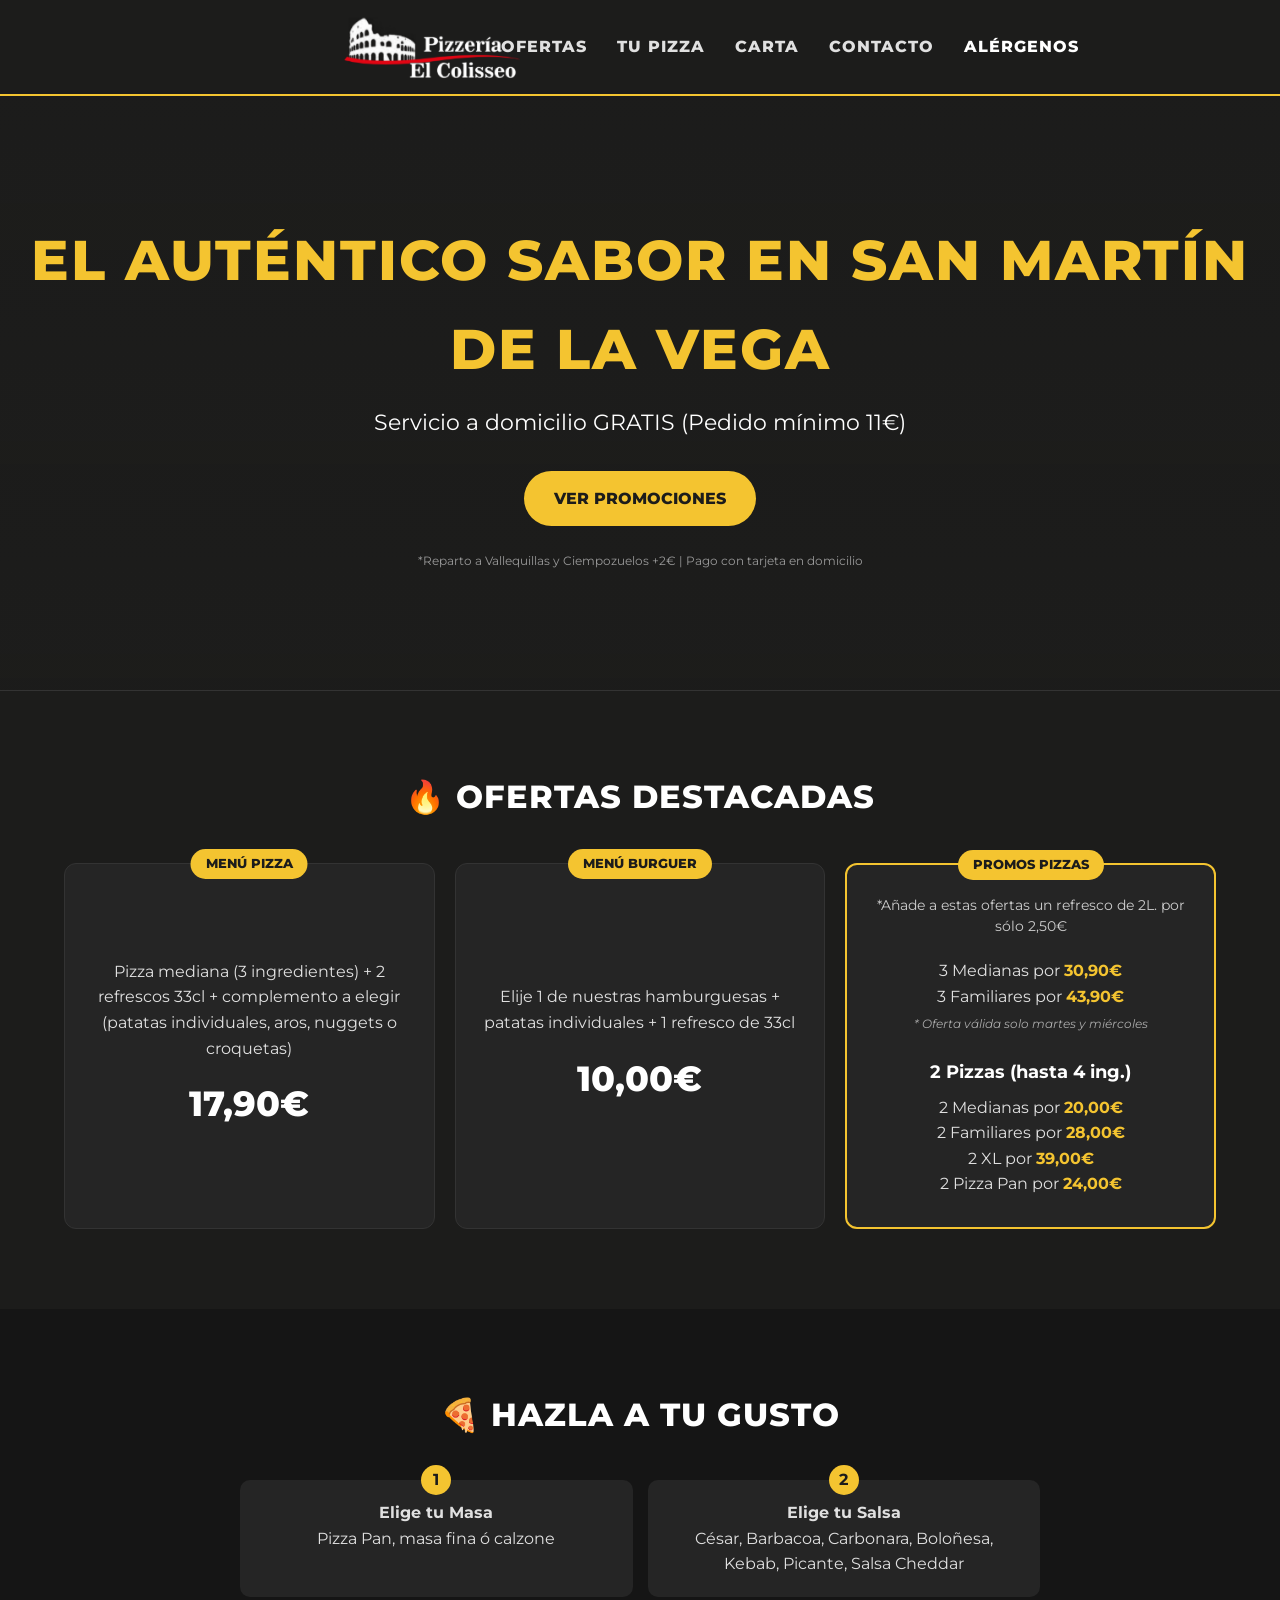
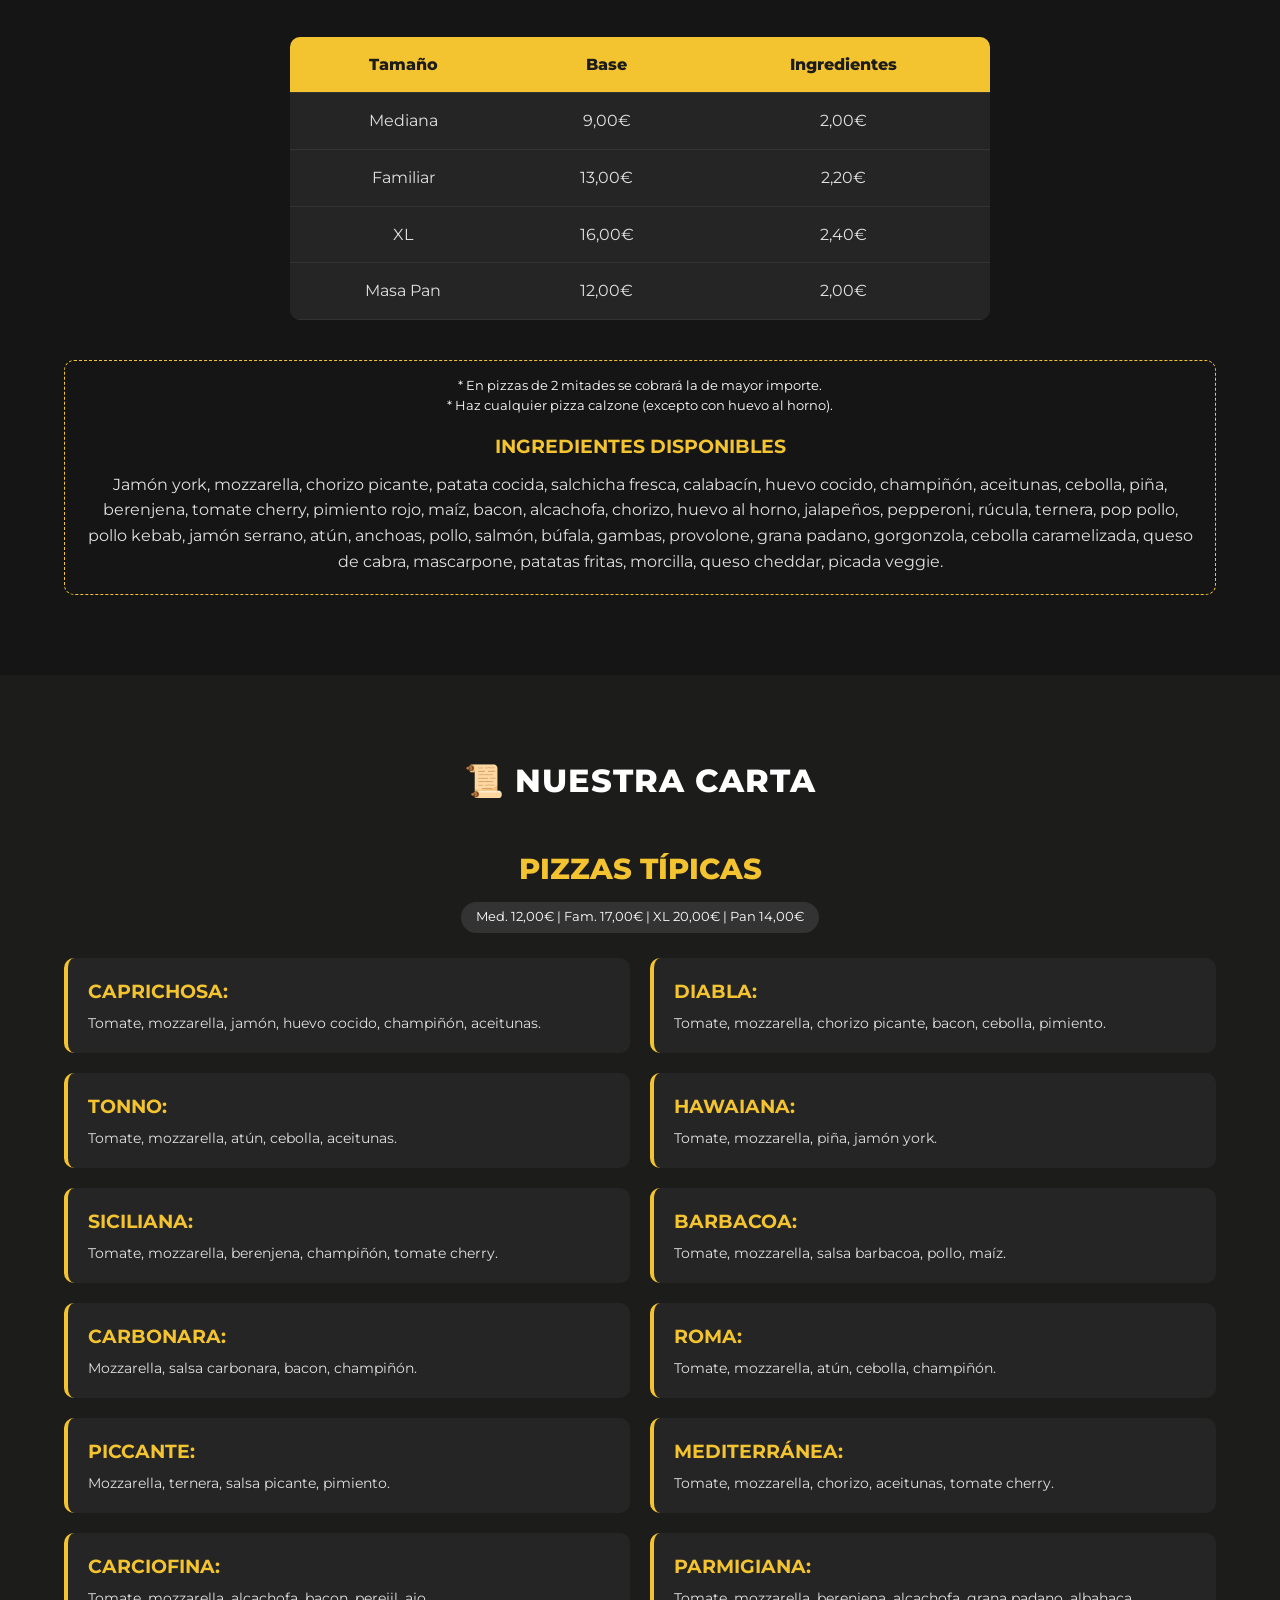
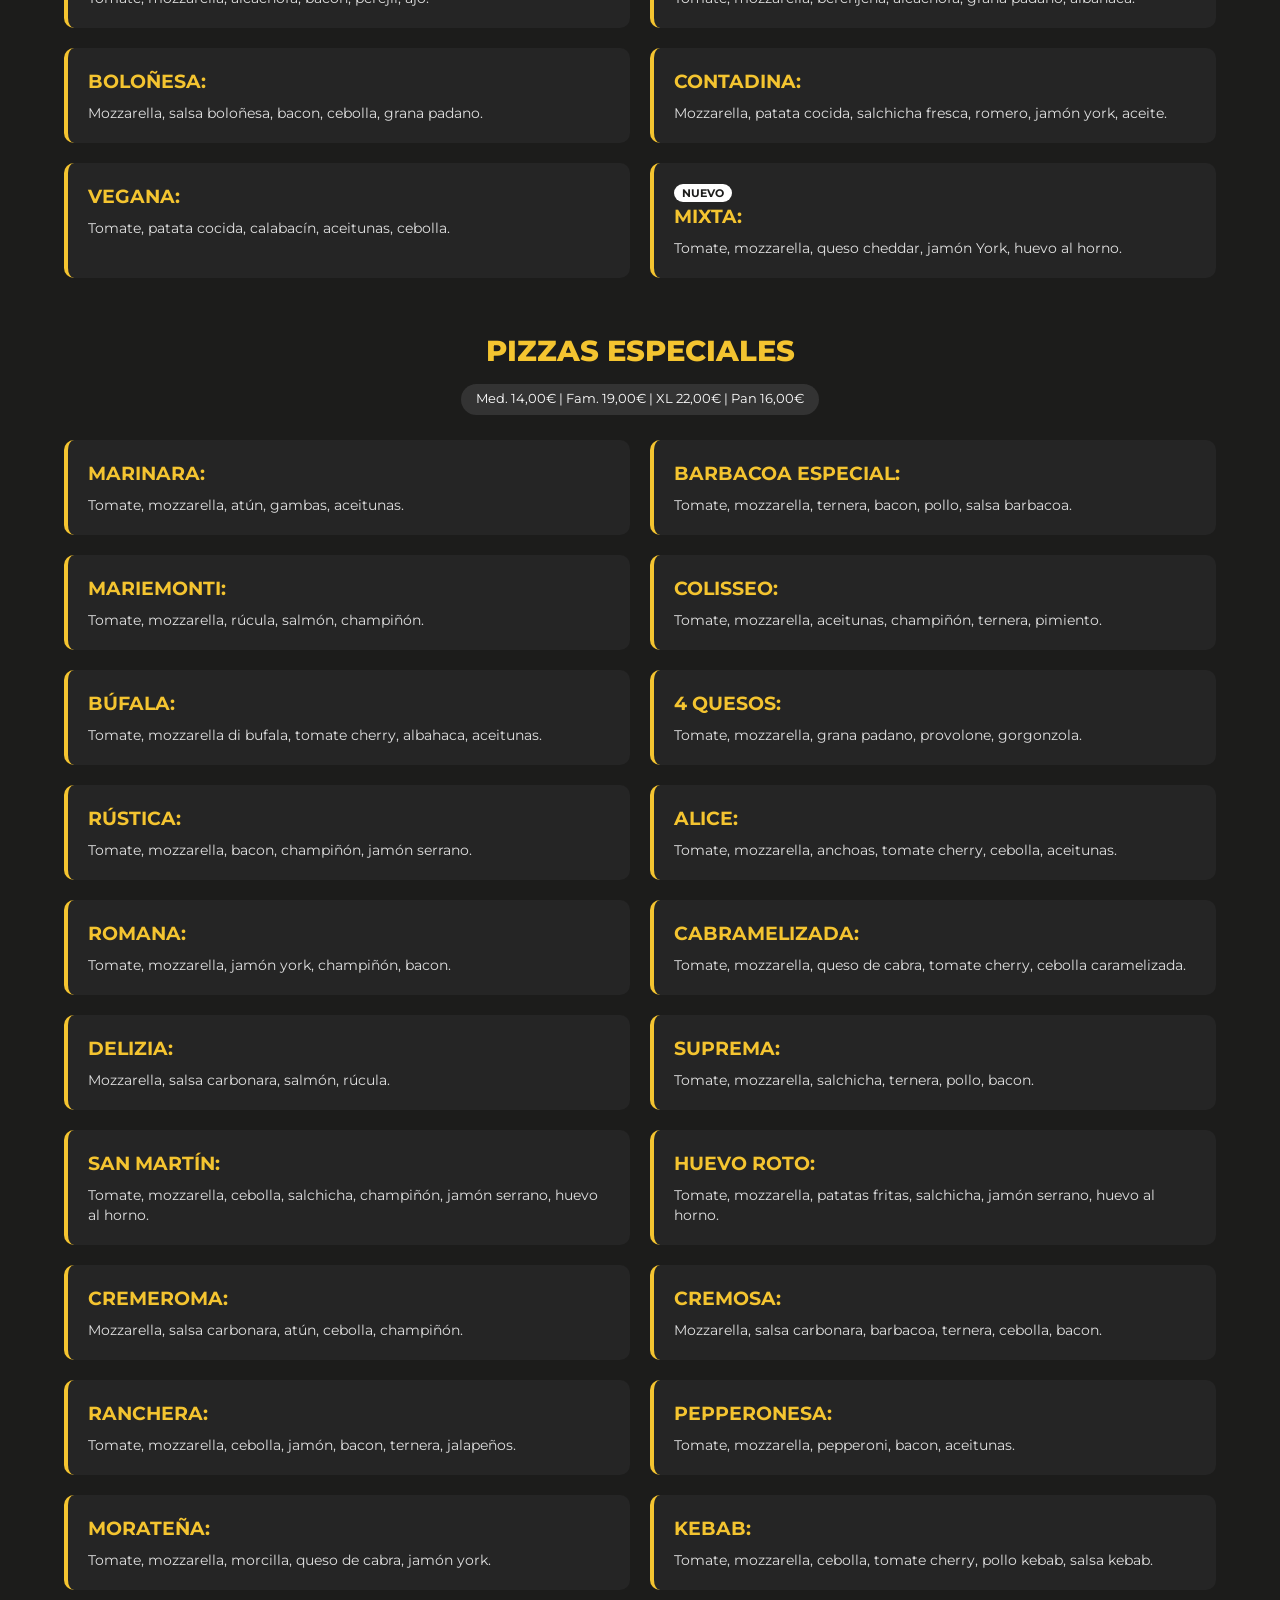
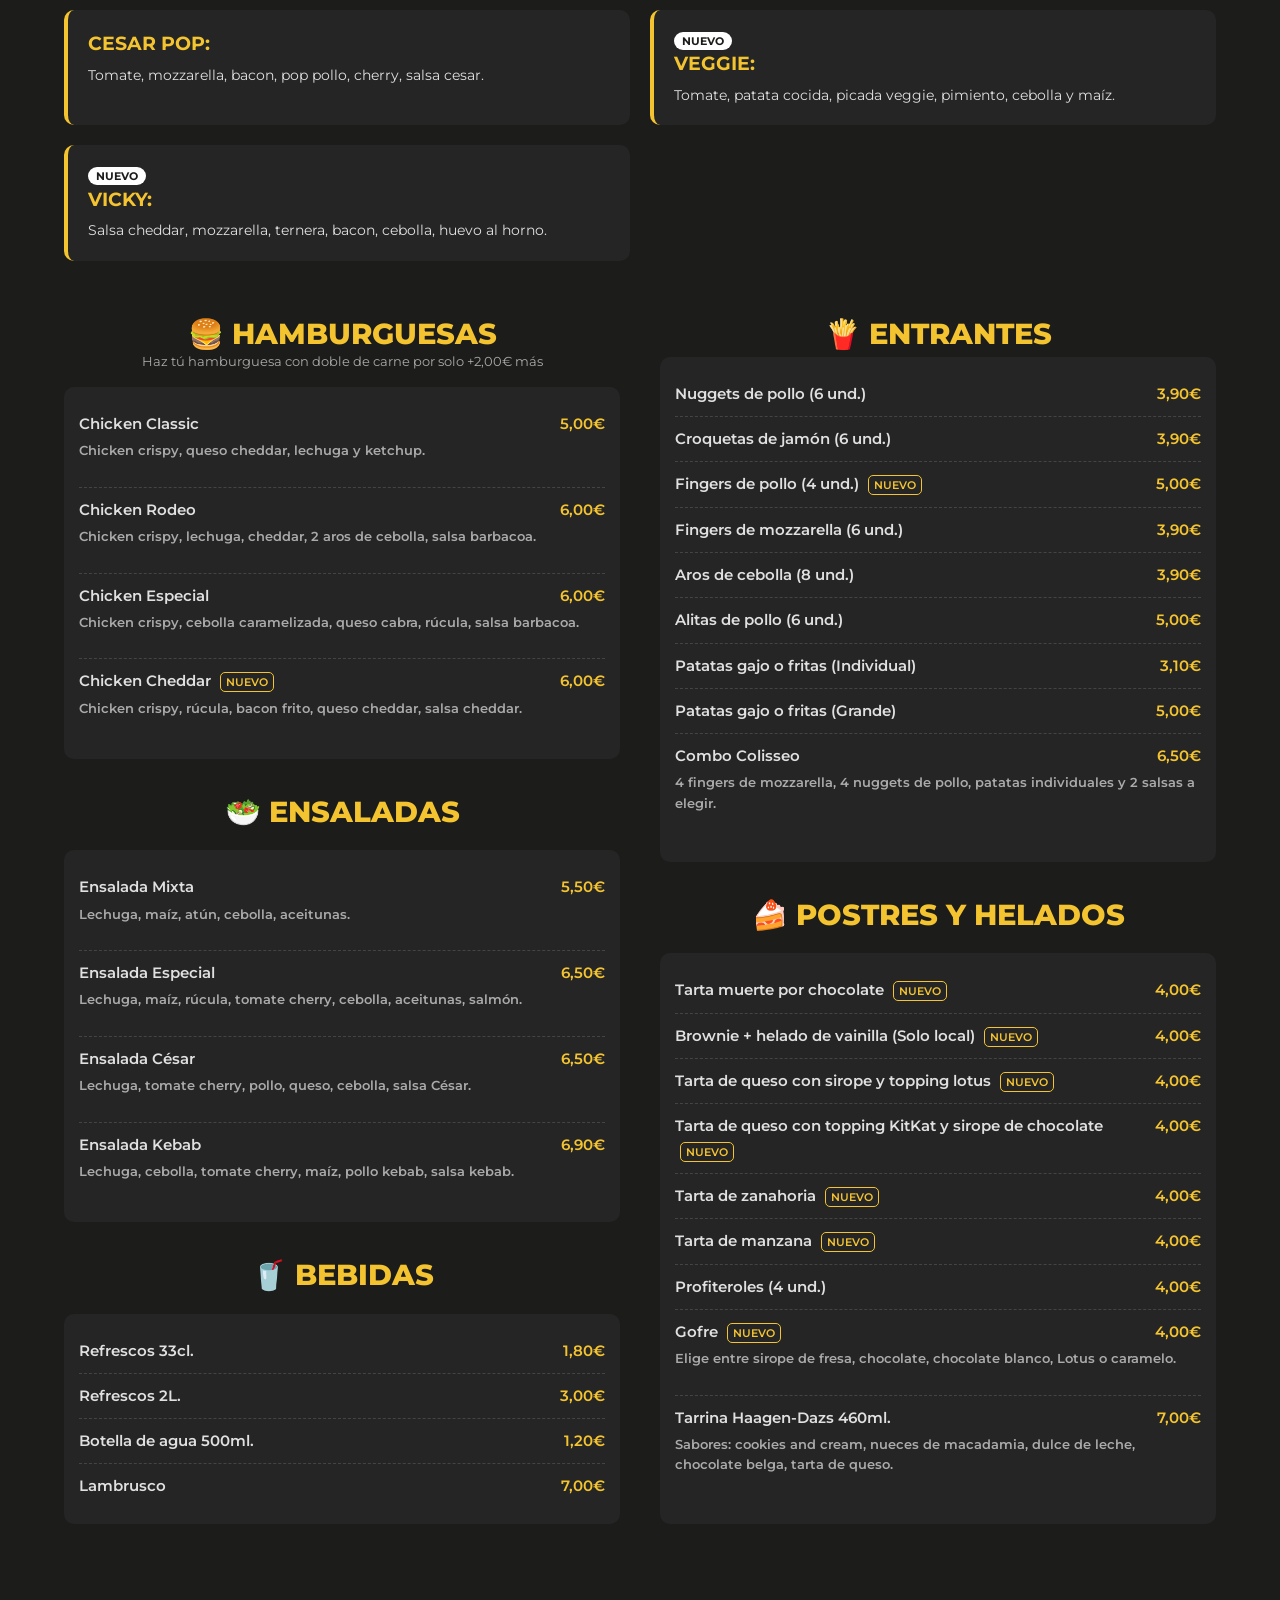
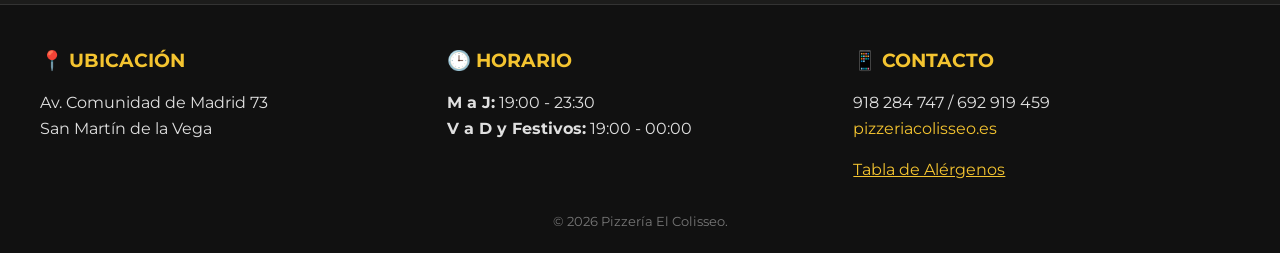
<file: index.html>
<!DOCTYPE html>
<html lang="es">
<head>
    <meta charset="UTF-8">
    <meta name="viewport" content="width=device-width, initial-scale=1.0">
    <title>Pizzería El Colisseo</title>
    <!-- Cargamos un tipo de letra moderno y limpio -->
    <link href="https://fonts.googleapis.com/css2?family=Montserrat:wght@400;600;800&display=swap" rel="stylesheet">
    <link rel="stylesheet" href="style.css">
</head>
<body id="top">

    <header class="header">
        <!-- Menú Hamburguesa (Izquierda) -->
        <div class="menu-toggle" id="mobile-menu">
            <span class="bar"></span>
            <span class="bar"></span>
            <span class="bar"></span>
        </div>

        <!-- Logo (Centro) ¡Ahora es clickeable! -->
        <a href="#top" class="logo">
            <img src="logo_2.png" alt="Pizzería El Colisseo" class="logo-img">
        </a>

        <!-- Icono Teléfono (Derecha) -->
        <div class="telefono-icono" id="btn-telefono">
            📞
        </div>
        
        <!-- Navegación lateral que se abrirá -->
        <nav class="nav-menu" id="nav-menu">
            <ul class="nav-links">
                <li><a href="index.html#ofertas">Ofertas</a></li>
                <li><a href="index.html#crea-tu-pizza">Tu Pizza</a></li>
                <li><a href="index.html#carta">Carta</a></li>
                <li><a href="index.html#contacto">Contacto</a></li>
                <li><a href="alergenos.html" style="color: #fff;">Alérgenos</a></li>
            </ul>
        </nav>
    </header>

    <!-- Ventana emergente (Modal) para el Teléfono -->
    <div class="modal-telefono" id="modal-telefono">
        <div class="modal-contenido">
            <span class="cerrar-modal" id="cerrar-modal">&times;</span>
            <h3 class="texto-mostaza" style="margin-bottom: 10px;">¡Haz tu pedido ahora!</h3>
            <p style="margin-bottom: 20px;">Pulsa en un número para llamar:</p>
            <div class="numeros-contacto">
                <a href="tel:+34918284747" class="btn-llamar">📞 918 284 747</a>
                <a href="tel:+34692919459" class="btn-llamar">📱 692 919 459</a>
            </div>
        </div>
    </div>

    <section class="hero fade-in">
        <div class="hero-content">
            <h2>EL AUTÉNTICO SABOR EN SAN MARTÍN DE LA VEGA</h2>
            <p class="hero-subtitle">Servicio a domicilio GRATIS (Pedido mínimo 11€)</p>
            <a href="#ofertas" class="btn-primario">Ver Promociones</a>
            <p class="nota-reparto">*Reparto a Vallequillas y Ciempozuelos +2€ | Pago con tarjeta en domicilio</p>
        </div>
    </section>

    <section id="ofertas" class="seccion fade-in">
        <h2 class="titulo-seccion">🔥 OFERTAS DESTACADAS</h2>
        
        <div class="grid-ofertas">
            <!-- Tarjeta 1: Menú Pizza -->
            <div class="tarjeta-oferta">
                <div class="oferta-badge">Menú Pizza</div>
                <p>Pizza mediana (3 ingredientes) + 2 refrescos 33cl + complemento a elegir (patatas individuales, aros, nuggets o croquetas)</p>
                <span class="precio">17,90€</span>
            </div>
            
            <!-- Tarjeta 2: Menú Burguer -->
            <div class="tarjeta-oferta">
                <div class="oferta-badge">Menú Burguer</div>
                <p>Elije 1 de nuestras hamburguesas + patatas individuales + 1 refresco de 33cl</p>
                <span class="precio">10,00€</span>
            </div>
            
            <!-- Tarjeta 3: Todas las Promos de Pizzas -->
            <div class="tarjeta-oferta destaque">
                <div class="oferta-badge">Promos Pizzas</div>
                
                <p style="font-size:0.85rem; color:#ccc; margin-bottom:20px;">*Añade a estas ofertas un refresco de 2L. por sólo 2,50€</p>
                
                <!-- Sección de 3 Pizzas con la aclaración como nota al pie -->
                <div style="margin-bottom: 25px;">
                    <p>3 Medianas por <strong class="texto-mostaza">30,90€</strong></p>
                    <p>3 Familiares por <strong class="texto-mostaza">43,90€</strong></p>
                    <p style="font-size: 0.75rem; color: #aaa; font-weight: normal; margin-top: 5px; font-style: italic;">* Oferta válida solo martes y miércoles</p>
                </div>
                
                <!-- Sección de 2 Pizzas disponible cualquier día -->
                <div>
                    <h4 style="color: var(--blanco-titulos); margin-bottom: 8px; font-size: 1.1rem;">2 Pizzas (hasta 4 ing.)</h4>
                    <p>2 Medianas por <strong class="texto-mostaza">20,00€</strong></p>
                    <p>2 Familiares por <strong class="texto-mostaza">28,00€</strong></p>
                    <p>2 XL por <strong class="texto-mostaza">39,00€</strong></p>
                    <p>2 Pizza Pan por <strong class="texto-mostaza">24,00€</strong></p>
                </div>
            </div>
        </div>
    </section>

    <section id="crea-tu-pizza" class="seccion fondo-oscuro fade-in">
        <h2 class="titulo-seccion">🍕 HAZLA A TU GUSTO</h2>
        
        <div class="pasos-pizza">
            <div class="paso">
                <span class="numero-paso">1</span>
                <h4>Elige tu Masa</h4>
                <p>Pizza Pan, masa fina ó calzone</p>
            </div>
            <div class="paso">
                <span class="numero-paso">2</span>
                <h4>Elige tu Salsa</h4>
                <p>César, Barbacoa, Carbonara, Boloñesa, Kebab, Picante, Salsa Cheddar</p>
            </div>
        </div>
        
        <div class="contenedor-tabla">
            <table>
                <tr>
                    <th>Tamaño</th>
                    <th>Base</th>
                    <th>Ingredientes</th>
                </tr>
                <tr><td>Mediana</td><td>9,00€</td><td>2,00€</td></tr>
                <tr><td>Familiar</td><td>13,00€</td><td>2,20€</td></tr>
                <tr><td>XL</td><td>16,00€</td><td>2,40€</td></tr>
                <tr><td>Masa Pan</td><td>12,00€</td><td>2,00€</td></tr>
            </table>
        </div>

        <div class="ingredientes-caja">
            <p class="nota" style="color: var(--blanco-titulos); margin-bottom: 5px;">* En pizzas de 2 mitades se cobrará la de mayor importe.</p>
            <p class="nota" style="color: var(--blanco-titulos); margin-bottom: 15px;">* Haz cualquier pizza calzone (excepto con huevo al horno).</p>
            
            <h3>Ingredientes Disponibles</h3>
            <p>Jamón york, mozzarella, chorizo picante, patata cocida, salchicha fresca, calabacín, huevo cocido, champiñón, aceitunas, cebolla, piña, berenjena, tomate cherry, pimiento rojo, maíz, bacon, alcachofa, chorizo, huevo al horno, jalapeños, pepperoni, rúcula, ternera, pop pollo, pollo kebab, jamón serrano, atún, anchoas, pollo, salmón, búfala, gambas, provolone, grana padano, gorgonzola, cebolla caramelizada, queso de cabra, mascarpone, patatas fritas, morcilla, queso cheddar, picada veggie.</p>
        </div>
    </section>

    <section id="carta" class="seccion fade-in">
        <h2 class="titulo-seccion">📜 NUESTRA CARTA</h2>
        
        <div class="categoria-carta">
            <div class="cabecera-categoria">
                <h3>Pizzas Típicas</h3>
                <span class="precios-categoria">Med. 12,00€ | Fam. 17,00€ | XL 20,00€ | Pan 14,00€</span>
            </div>
            <ul class="lista-platos">
                <li><strong>Caprichosa:</strong> Tomate, mozzarella, jamón, huevo cocido, champiñón, aceitunas.</li>
                <li><strong>Diabla:</strong> Tomate, mozzarella, chorizo picante, bacon, cebolla, pimiento.</li>
                <li><strong>Tonno:</strong> Tomate, mozzarella, atún, cebolla, aceitunas.</li>
                <li><strong>Hawaiana:</strong> Tomate, mozzarella, piña, jamón york.</li>
                <li><strong>Siciliana:</strong> Tomate, mozzarella, berenjena, champiñón, tomate cherry.</li>
                <li><strong>Barbacoa:</strong> Tomate, mozzarella, salsa barbacoa, pollo, maíz.</li>
                <li><strong>Carbonara:</strong> Mozzarella, salsa carbonara, bacon, champiñón.</li>
                <li><strong>Roma:</strong> Tomate, mozzarella, atún, cebolla, champiñón.</li>
                <li><strong>Piccante:</strong> Mozzarella, ternera, salsa picante, pimiento.</li>
                <li><strong>Mediterránea:</strong> Tomate, mozzarella, chorizo, aceitunas, tomate cherry.</li>
                <li><strong>Carciofina:</strong> Tomate, mozzarella, alcachofa, bacon, perejil, ajo.</li>
                <li><strong>Parmigiana:</strong> Tomate, mozzarella, berenjena, alcachofa, grana padano, albahaca.</li>
                <li><strong>Boloñesa:</strong> Mozzarella, salsa boloñesa, bacon, cebolla, grana padano.</li>
                <li><strong>Contadina:</strong> Mozzarella, patata cocida, salchicha fresca, romero, jamón york, aceite.</li>
                <li><strong>Vegana:</strong> Tomate, patata cocida, calabacín, aceitunas, cebolla.</li>
                <li><span class="etiqueta-nuevo">NUEVO</span> <strong>Mixta:</strong> Tomate, mozzarella, queso cheddar, jamón York, huevo al horno.</li>
            </ul>
        </div>

        <div class="categoria-carta">
            <div class="cabecera-categoria">
                <h3>Pizzas Especiales</h3>
                <span class="precios-categoria">Med. 14,00€ | Fam. 19,00€ | XL 22,00€ | Pan 16,00€</span>
            </div>
            <ul class="lista-platos">
                <li><strong>Marinara:</strong> Tomate, mozzarella, atún, gambas, aceitunas.</li>
                <li><strong>Barbacoa Especial:</strong> Tomate, mozzarella, ternera, bacon, pollo, salsa barbacoa.</li>
                <li><strong>Mariemonti:</strong> Tomate, mozzarella, rúcula, salmón, champiñón.</li>
                <li><strong>Colisseo:</strong> Tomate, mozzarella, aceitunas, champiñón, ternera, pimiento.</li>
                <li><strong>Búfala:</strong> Tomate, mozzarella di bufala, tomate cherry, albahaca, aceitunas.</li>
                <li><strong>4 Quesos:</strong> Tomate, mozzarella, grana padano, provolone, gorgonzola.</li>
                <li><strong>Rústica:</strong> Tomate, mozzarella, bacon, champiñón, jamón serrano.</li>
                <li><strong>Alice:</strong> Tomate, mozzarella, anchoas, tomate cherry, cebolla, aceitunas.</li>
                <li><strong>Romana:</strong> Tomate, mozzarella, jamón york, champiñón, bacon.</li>
                <li><strong>Cabramelizada:</strong> Tomate, mozzarella, queso de cabra, tomate cherry, cebolla caramelizada.</li>
                <li><strong>Delizia:</strong> Mozzarella, salsa carbonara, salmón, rúcula.</li>
                <li><strong>Suprema:</strong> Tomate, mozzarella, salchicha, ternera, pollo, bacon.</li>
                <li><strong>San Martín:</strong> Tomate, mozzarella, cebolla, salchicha, champiñón, jamón serrano, huevo al horno.</li>
                <li><strong>Huevo roto:</strong> Tomate, mozzarella, patatas fritas, salchicha, jamón serrano, huevo al horno.</li>
                <li><strong>Cremeroma:</strong> Mozzarella, salsa carbonara, atún, cebolla, champiñón.</li>
                <li><strong>Cremosa:</strong> Mozzarella, salsa carbonara, barbacoa, ternera, cebolla, bacon.</li>
                <li><strong>Ranchera:</strong> Tomate, mozzarella, cebolla, jamón, bacon, ternera, jalapeños.</li>
                <li><strong>Pepperonesa:</strong> Tomate, mozzarella, pepperoni, bacon, aceitunas.</li>
                <li><strong>Morateña:</strong> Tomate, mozzarella, morcilla, queso de cabra, jamón york.</li>
                <li><strong>Kebab:</strong> Tomate, mozzarella, cebolla, tomate cherry, pollo kebab, salsa kebab.</li>
                <li><strong>Cesar pop:</strong> Tomate, mozzarella, bacon, pop pollo, cherry, salsa cesar.</li>
                <li><span class="etiqueta-nuevo">NUEVO</span> <strong>Veggie:</strong> Tomate, patata cocida, picada veggie, pimiento, cebolla y maíz.</li>
                <li><span class="etiqueta-nuevo">NUEVO</span> <strong>Vicky:</strong> Salsa cheddar, mozzarella, ternera, bacon, cebolla, huevo al horno.</li>
            </ul>
        </div>

        <div class="grid-dos-columnas">
            <div class="columna">
                <h3>🍔 Hamburguesas</h3>
                <p class="nota" style="margin-bottom: 15px;">Haz tú hamburguesa con doble de carne por solo +2,00€ más</p>
                <ul class="lista-platos-detalle">
                    <li style="flex-direction: column; align-items: flex-start;">
                        <div style="display: flex; justify-content: space-between; width: 100%;">
                            <span>Chicken Classic</span> <span class="texto-mostaza">5,00€</span>
                        </div>
                        <span class="nota" style="text-align: left; margin-top: 5px;">Chicken crispy, queso cheddar, lechuga y ketchup.</span>
                    </li>
                    <li style="flex-direction: column; align-items: flex-start;">
                        <div style="display: flex; justify-content: space-between; width: 100%;">
                            <span>Chicken Rodeo</span> <span class="texto-mostaza">6,00€</span>
                        </div>
                        <span class="nota" style="text-align: left; margin-top: 5px;">Chicken crispy, lechuga, cheddar, 2 aros de cebolla, salsa barbacoa.</span>
                    </li>
                    <li style="flex-direction: column; align-items: flex-start;">
                        <div style="display: flex; justify-content: space-between; width: 100%;">
                            <span>Chicken Especial</span> <span class="texto-mostaza">6,00€</span>
                        </div>
                        <span class="nota" style="text-align: left; margin-top: 5px;">Chicken crispy, cebolla caramelizada, queso cabra, rúcula, salsa barbacoa.</span>
                    </li>
                    <li style="flex-direction: column; align-items: flex-start;">
                        <div style="display: flex; justify-content: space-between; width: 100%;">
                            <span>Chicken Cheddar <span class="etiqueta-pequena">NUEVO</span></span> <span class="texto-mostaza">6,00€</span>
                        </div>
                        <span class="nota" style="text-align: left; margin-top: 5px;">Chicken crispy, rúcula, bacon frito, queso cheddar, salsa cheddar.</span>
                    </li>
                </ul>

                <h3 class="margen-top">🥗 Ensaladas</h3>
                <ul class="lista-platos-detalle">
                    <li style="flex-direction: column; align-items: flex-start;">
                        <div style="display: flex; justify-content: space-between; width: 100%;">
                            <span>Ensalada Mixta</span> <span class="texto-mostaza">5,50€</span>
                        </div>
                        <span class="nota" style="text-align: left; margin-top: 5px;">Lechuga, maíz, atún, cebolla, aceitunas.</span>
                    </li>
                    <li style="flex-direction: column; align-items: flex-start;">
                        <div style="display: flex; justify-content: space-between; width: 100%;">
                            <span>Ensalada Especial</span> <span class="texto-mostaza">6,50€</span>
                        </div>
                        <span class="nota" style="text-align: left; margin-top: 5px;">Lechuga, maíz, rúcula, tomate cherry, cebolla, aceitunas, salmón.</span>
                    </li>
                    <li style="flex-direction: column; align-items: flex-start;">
                        <div style="display: flex; justify-content: space-between; width: 100%;">
                            <span>Ensalada César</span> <span class="texto-mostaza">6,50€</span>
                        </div>
                        <span class="nota" style="text-align: left; margin-top: 5px;">Lechuga, tomate cherry, pollo, queso, cebolla, salsa César.</span>
                    </li>
                    <li style="flex-direction: column; align-items: flex-start;">
                        <div style="display: flex; justify-content: space-between; width: 100%;">
                            <span>Ensalada Kebab</span> <span class="texto-mostaza">6,90€</span>
                        </div>
                        <span class="nota" style="text-align: left; margin-top: 5px;">Lechuga, cebolla, tomate cherry, maíz, pollo kebab, salsa kebab.</span>
                    </li>
                </ul>
                
                <h3 class="margen-top">🥤 Bebidas</h3>
                <ul class="lista-platos-detalle">
                    <li><span>Refrescos 33cl.</span> <span class="texto-mostaza">1,80€</span></li>
                    <li><span>Refrescos 2L.</span> <span class="texto-mostaza">3,00€</span></li>
                    <li><span>Botella de agua 500ml.</span> <span class="texto-mostaza">1,20€</span></li>
                    <li><span>Lambrusco</span> <span class="texto-mostaza">7,00€</span></li>
                </ul>
            </div>

            <div class="columna">
                <h3>🍟 Entrantes</h3>
                <ul class="lista-platos-detalle">
                    <li><span>Nuggets de pollo (6 und.)</span> <span class="texto-mostaza">3,90€</span></li>
                    <li><span>Croquetas de jamón (6 und.)</span> <span class="texto-mostaza">3,90€</span></li>
                    <li><span>Fingers de pollo (4 und.) <span class="etiqueta-pequena">NUEVO</span></span> <span class="texto-mostaza">5,00€</span></li>
                    <li><span>Fingers de mozzarella (6 und.)</span> <span class="texto-mostaza">3,90€</span></li>
                    <li><span>Aros de cebolla (8 und.)</span> <span class="texto-mostaza">3,90€</span></li>
                    <li><span>Alitas de pollo (6 und.)</span> <span class="texto-mostaza">5,00€</span></li>
                    <li><span>Patatas gajo o fritas (Individual)</span> <span class="texto-mostaza">3,10€</span></li>
                    <li><span>Patatas gajo o fritas (Grande)</span> <span class="texto-mostaza">5,00€</span></li>
                    <li style="flex-direction: column; align-items: flex-start;">
                        <div style="display: flex; justify-content: space-between; width: 100%;">
                            <span>Combo Colisseo</span> <span class="texto-mostaza">6,50€</span>
                        </div>
                        <span class="nota" style="text-align: left; margin-top: 5px;">4 fingers de mozzarella, 4 nuggets de pollo, patatas individuales y 2 salsas a elegir.</span>
                    </li>
                </ul>

                <h3 class="margen-top">🍰 Postres y Helados</h3>
                <ul class="lista-platos-detalle">
                    <li><span>Tarta muerte por chocolate <span class="etiqueta-pequena">NUEVO</span></span> <span class="texto-mostaza">4,00€</span></li>
                    <li><span>Brownie + helado de vainilla (Solo local) <span class="etiqueta-pequena">NUEVO</span></span> <span class="texto-mostaza">4,00€</span></li>
                    <li><span>Tarta de queso con sirope y topping lotus <span class="etiqueta-pequena">NUEVO</span></span> <span class="texto-mostaza">4,00€</span></li>
                    <li><span>Tarta de queso con topping KitKat y sirope de chocolate <span class="etiqueta-pequena">NUEVO</span></span> <span class="texto-mostaza">4,00€</span></li>
                    <li><span>Tarta de zanahoria <span class="etiqueta-pequena">NUEVO</span></span> <span class="texto-mostaza">4,00€</span></li>
                    <li><span>Tarta de manzana <span class="etiqueta-pequena">NUEVO</span></span> <span class="texto-mostaza">4,00€</span></li>
                    <li><span>Profiteroles (4 und.)</span> <span class="texto-mostaza">4,00€</span></li>
                    <li style="flex-direction: column; align-items: flex-start;">
                        <div style="display: flex; justify-content: space-between; width: 100%;">
                            <span>Gofre <span class="etiqueta-pequena">NUEVO</span></span> <span class="texto-mostaza">4,00€</span>
                        </div>
                        <span class="nota" style="text-align: left; margin-top: 5px;">Elige entre sirope de fresa, chocolate, chocolate blanco, Lotus o caramelo.</span>
                    </li>
                    <li style="flex-direction: column; align-items: flex-start;">
                        <div style="display: flex; justify-content: space-between; width: 100%;">
                            <span>Tarrina Haagen-Dazs 460ml.</span> <span class="texto-mostaza">7,00€</span>
                        </div>
                        <span class="nota" style="text-align: left; margin-top: 5px;">Sabores: cookies and cream, nueces de macadamia, dulce de leche, chocolate belga, tarta de queso.</span>
                    </li>
                </ul>
            </div>
        </div>
    </section>

    <footer id="contacto">
        <div class="footer-grid">
            <div>
                <h3 class="texto-mostaza">📍 Ubicación</h3>
                <p>Av. Comunidad de Madrid 73</p>
                <p>San Martín de la Vega</p>
            </div>
            <div>
                <h3 class="texto-mostaza">🕒 Horario</h3>
                <p><strong>M a J:</strong> 19:00 - 23:30</p>
                <p><strong>V a D y Festivos:</strong> 19:00 - 00:00</p>
            </div>
            <div>
                <h3 class="texto-mostaza">📱 Contacto</h3>
                <p>918 284 747 / 692 919 459</p>
                <p><a href="http://pizzeriacolisseo.es" class="enlace-mostaza">pizzeriacolisseo.es</a></p>
                <p style="margin-top: 15px;"><a href="alergenos.html" class="enlace-mostaza" style="text-decoration: underline;">Tabla de Alérgenos</a></p>
            </div>
        </div>
        <div class="footer-bottom">
            <p>&copy; 2026 Pizzería El Colisseo.</p>
        </div>
    </footer>

    <script src="script.js"></script>
</body>
</html>
</file>
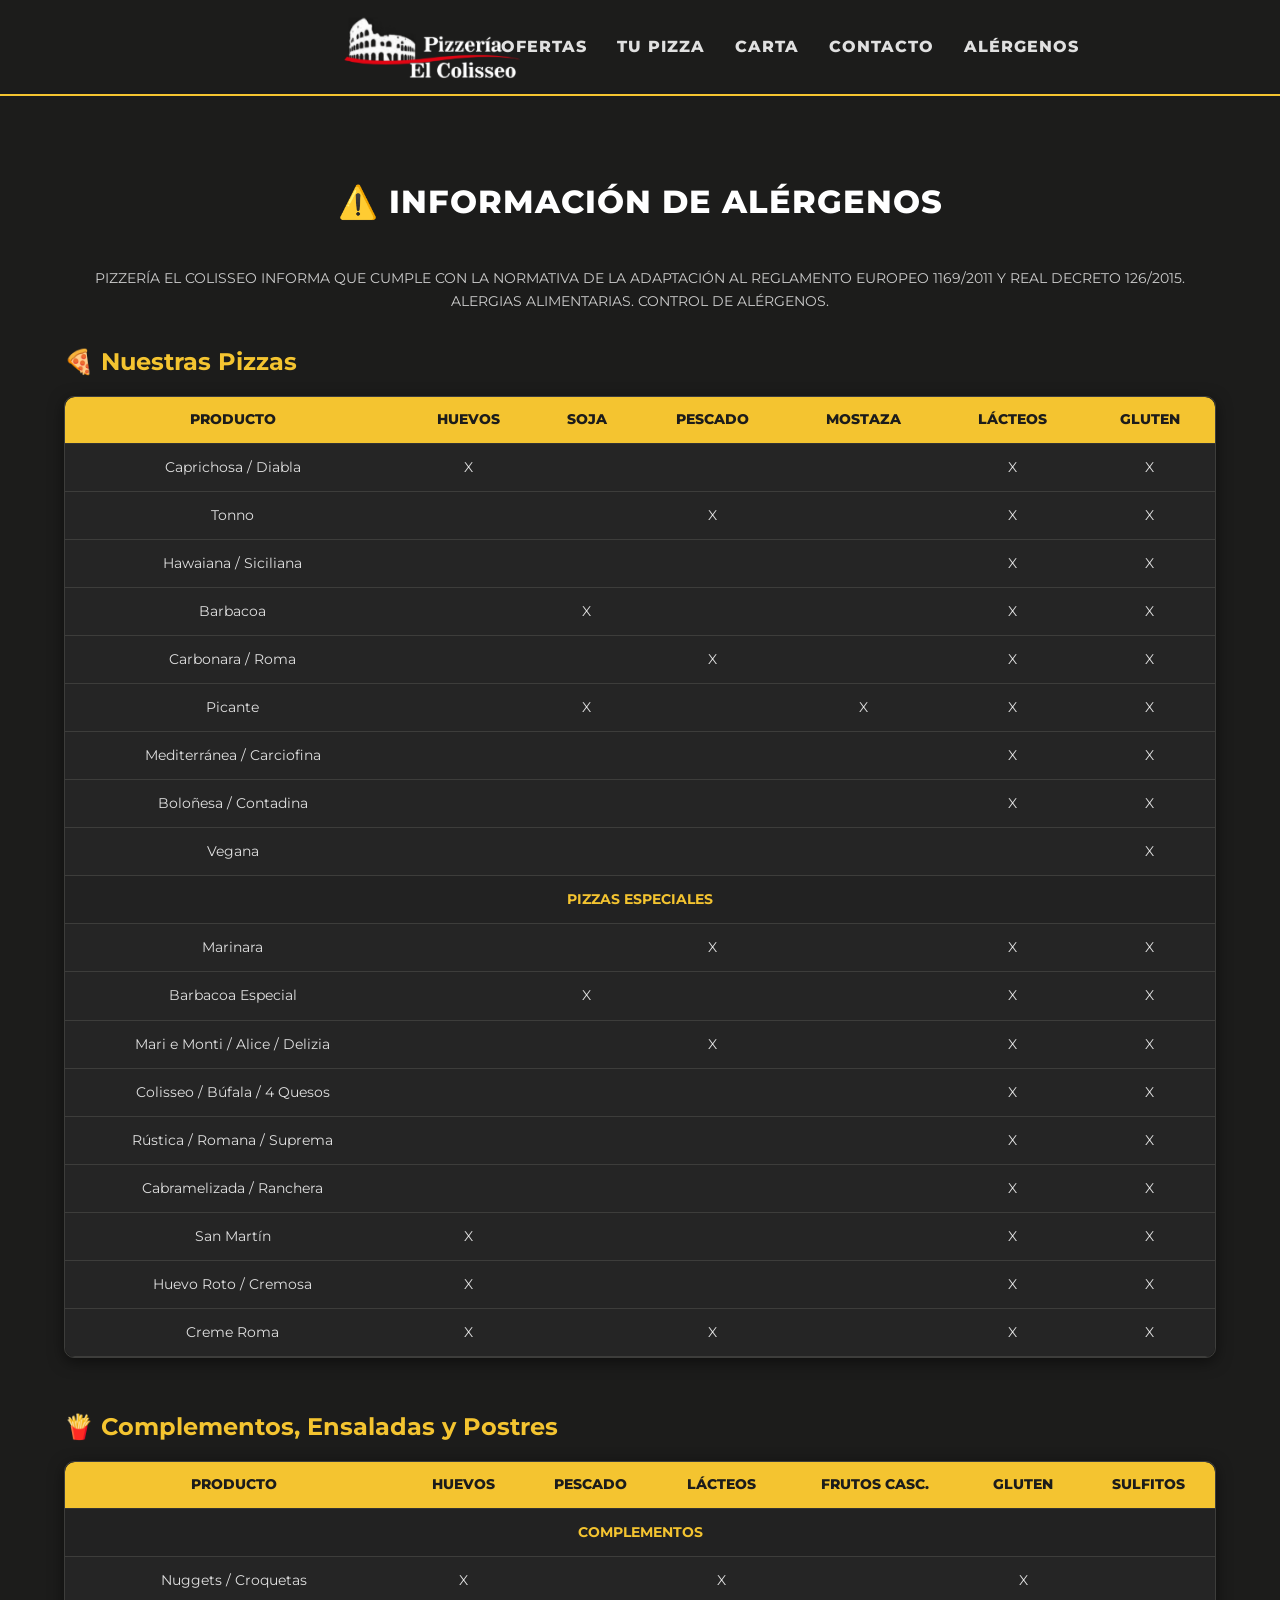
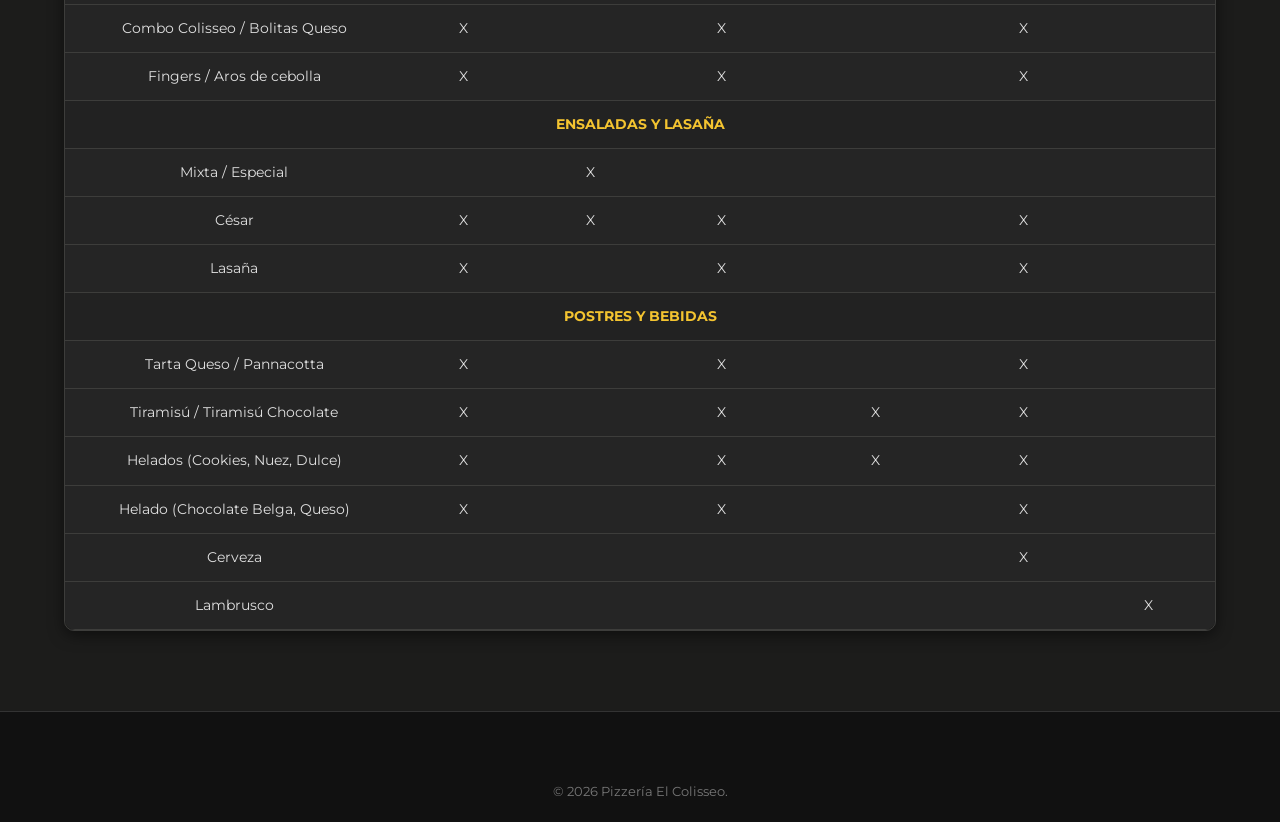
<file: alergenos.html>
<!DOCTYPE html>
<html lang="es">
<head>
    <meta charset="UTF-8">
    <meta name="viewport" content="width=device-width, initial-scale=1.0">
    <title>Alérgenos - Pizzería El Colisseo</title>
    <link href="https://fonts.googleapis.com/css2?family=Montserrat:wght@400;600;800&display=swap" rel="stylesheet">
    <link rel="stylesheet" href="style.css">
</head>
<body id="top">

    <header class="header">
        <div class="menu-toggle" id="mobile-menu">
            <span class="bar"></span>
            <span class="bar"></span>
            <span class="bar"></span>
        </div>
        <a href="index.html" class="logo">
            <img src="logo_2.png" alt="Pizzería El Colisseo" class="logo-img">
        </a>
        <div class="telefono-icono" id="btn-telefono">📞</div>
        
        <nav class="nav-menu" id="nav-menu">
            <ul class="nav-links">
                <li><a href="index.html#ofertas">Ofertas</a></li>
                <li><a href="index.html#crea-tu-pizza">Tu Pizza</a></li>
                <li><a href="index.html#carta">Carta</a></li>
                <li><a href="index.html#contacto">Contacto</a></li>
                <li><a href="alergenos.html" class="texto-mostaza">Alérgenos</a></li>
            </ul>
        </nav>
    </header>

    <section class="seccion fade-in">
        <h2 class="titulo-seccion">⚠️ INFORMACIÓN DE ALÉRGENOS</h2>
        <p style="text-align: center; margin-bottom: 30px; font-size: 0.9rem; color: #ccc;">
            PIZZERÍA EL COLISSEO INFORMA QUE CUMPLE CON LA NORMATIVA DE LA ADAPTACIÓN AL REGLAMENTO EUROPEO 1169/2011 Y REAL DECRETO 126/2015. ALERGIAS ALIMENTARIAS. CONTROL DE ALÉRGENOS.
        </p>

        <h3 class="texto-mostaza" style="margin-bottom: 15px; font-size: 1.5rem;">🍕 Nuestras Pizzas</h3>
        <div class="contenedor-tabla-alergenos">
            <table>
                <thead>
                    <tr>
                        <th>Producto</th>
                        <th>Huevos</th>
                        <th>Soja</th>
                        <th>Pescado</th>
                        <th>Mostaza</th>
                        <th>Lácteos</th>
                        <th>Gluten</th>
                    </tr>
                </thead>
                <tbody>
                    <tr><td>Caprichosa / Diabla</td><td>X</td><td></td><td></td><td></td><td>X</td><td>X</td></tr>
                    <tr><td>Tonno</td><td></td><td></td><td>X</td><td></td><td>X</td><td>X</td></tr>
                    <tr><td>Hawaiana / Siciliana</td><td></td><td></td><td></td><td></td><td>X</td><td>X</td></tr>
                    <tr><td>Barbacoa</td><td></td><td>X</td><td></td><td></td><td>X</td><td>X</td></tr>
                    <tr><td>Carbonara / Roma</td><td></td><td></td><td>X</td><td></td><td>X</td><td>X</td></tr>
                    <tr><td>Picante</td><td></td><td>X</td><td></td><td>X</td><td>X</td><td>X</td></tr>
                    <tr><td>Mediterránea / Carciofina</td><td></td><td></td><td></td><td></td><td>X</td><td>X</td></tr>
                    <tr><td>Boloñesa / Contadina</td><td></td><td></td><td></td><td></td><td>X</td><td>X</td></tr>
                    <tr><td>Vegana</td><td></td><td></td><td></td><td></td><td></td><td>X</td></tr>
                    <tr><td colspan="7" style="background:#222; font-weight:bold; color:var(--amarillo-mostaza);">PIZZAS ESPECIALES</td></tr>
                    <tr><td>Marinara</td><td></td><td></td><td>X</td><td></td><td>X</td><td>X</td></tr>
                    <tr><td>Barbacoa Especial</td><td></td><td>X</td><td></td><td></td><td>X</td><td>X</td></tr>
                    <tr><td>Mari e Monti / Alice / Delizia</td><td></td><td></td><td>X</td><td></td><td>X</td><td>X</td></tr>
                    <tr><td>Colisseo / Búfala / 4 Quesos</td><td></td><td></td><td></td><td></td><td>X</td><td>X</td></tr>
                    <tr><td>Rústica / Romana / Suprema</td><td></td><td></td><td></td><td></td><td>X</td><td>X</td></tr>
                    <tr><td>Cabramelizada / Ranchera</td><td></td><td></td><td></td><td></td><td>X</td><td>X</td></tr>
                    <tr><td>San Martín</td><td>X</td><td></td><td></td><td></td><td>X</td><td>X</td></tr>
                    <tr><td>Huevo Roto / Cremosa</td><td>X</td><td></td><td></td><td></td><td>X</td><td>X</td></tr>
                    <tr><td>Creme Roma</td><td>X</td><td></td><td>X</td><td></td><td>X</td><td>X</td></tr>
                </tbody>
            </table>
        </div>

        <h3 class="texto-mostaza" style="margin-top: 50px; margin-bottom: 15px; font-size: 1.5rem;">🍟 Complementos, Ensaladas y Postres</h3>
        <div class="contenedor-tabla-alergenos">
            <table>
                <thead>
                    <tr>
                        <th>Producto</th>
                        <th>Huevos</th>
                        <th>Pescado</th>
                        <th>Lácteos</th>
                        <th>Frutos Casc.</th>
                        <th>Gluten</th>
                        <th>Sulfitos</th>
                    </tr>
                </thead>
                <tbody>
                    <tr><td colspan="7" style="background:#222; font-weight:bold; color:var(--amarillo-mostaza);">COMPLEMENTOS</td></tr>
                    <tr><td>Nuggets / Croquetas</td><td>X</td><td></td><td>X</td><td></td><td>X</td><td></td></tr>
                    <tr><td>Combo Colisseo / Bolitas Queso</td><td>X</td><td></td><td>X</td><td></td><td>X</td><td></td></tr>
                    <tr><td>Fingers / Aros de cebolla</td><td>X</td><td></td><td>X</td><td></td><td>X</td><td></td></tr>
                    <tr><td colspan="7" style="background:#222; font-weight:bold; color:var(--amarillo-mostaza);">ENSALADAS Y LASAÑA</td></tr>
                    <tr><td>Mixta / Especial</td><td></td><td>X</td><td></td><td></td><td></td><td></td></tr>
                    <tr><td>César</td><td>X</td><td>X</td><td>X</td><td></td><td>X</td><td></td></tr>
                    <tr><td>Lasaña</td><td>X</td><td></td><td>X</td><td></td><td>X</td><td></td></tr>
                    <tr><td colspan="7" style="background:#222; font-weight:bold; color:var(--amarillo-mostaza);">POSTRES Y BEBIDAS</td></tr>
                    <tr><td>Tarta Queso / Pannacotta</td><td>X</td><td></td><td>X</td><td></td><td>X</td><td></td></tr>
                    <tr><td>Tiramisú / Tiramisú Chocolate</td><td>X</td><td></td><td>X</td><td>X</td><td>X</td><td></td></tr>
                    <tr><td>Helados (Cookies, Nuez, Dulce)</td><td>X</td><td></td><td>X</td><td>X</td><td>X</td><td></td></tr>
                    <tr><td>Helado (Chocolate Belga, Queso)</td><td>X</td><td></td><td>X</td><td></td><td>X</td><td></td></tr>
                    <tr><td>Cerveza</td><td></td><td></td><td></td><td></td><td>X</td><td></td></tr>
                    <tr><td>Lambrusco</td><td></td><td></td><td></td><td></td><td></td><td>X</td></tr>
                </tbody>
            </table>
        </div>
    </section>

    <footer id="contacto">
        <div class="footer-bottom" style="border-top: none;">
            <p>&copy; 2026 Pizzería El Colisseo.</p>
        </div>
    </footer>

    <script src="script.js"></script>
</body>
</html>
</file>
<file: style.css>
/* Paleta estricta extraída de tu logo */
:root {
    --negro-fondo: #1c1c1b;     /* El color exacto de tu logo */
    --negro-tarjeta: #252525;   /* Un gris oscuro para destacar las cajas sobre el fondo */
    --amarillo-mostaza: #F4C430;
    --blanco-texto: #e0e0e0;
    --blanco-titulos: #ffffff;
    --transicion: all 0.3s ease;
}

/* Reset Base */
* {
    margin: 0;
    padding: 0;
    box-sizing: border-box;
    font-family: 'Montserrat', sans-serif;
}
html {
    scroll-behavior: smooth; /* Hace que toda la página se desplace de forma fluida */
    scroll-padding-top: 90px; /* Evita que el menú fijo tape el contenido al saltar */
}

body {
    background-color: var(--negro-fondo);
    color: var(--blanco-texto);
    line-height: 1.6;
}

/* MÓVIL PRIMERO (El diseño por defecto) */
/* MÓVIL PRIMERO (El diseño por defecto) */
.header {
    background-color: var(--negro-fondo);
    padding: 10px 20px;
    border-bottom: 2px solid var(--amarillo-mostaza);
    display: flex;
    justify-content: space-between; /* Separa los elementos: izquierda, centro y derecha */
    align-items: center;
    position: sticky;
    top: 0;
    z-index: 1000;
}

.logo-img {
    max-width: 160px; /* Un poco más pequeño en móvil para que quepa todo */
    height: auto;
    display: block;
}

/* Icono Menú Hamburguesa */
.menu-toggle {
    cursor: pointer;
    display: flex;
    flex-direction: column;
    gap: 5px;
    z-index: 1001; /* Siempre por encima */
}

.menu-toggle .bar {
    width: 25px;
    height: 3px;
    background-color: var(--amarillo-mostaza);
    transition: var(--transicion);
}

/* Icono Teléfono */
.telefono-icono {
    font-size: 1.5rem;
    cursor: pointer;
    color: var(--amarillo-mostaza);
    z-index: 1001;
}

/* Menú lateral oculto */
.nav-menu {
    position: fixed;
    top: 0;
    left: -100%; /* Oculto a la izquierda */
    width: 70%;
    max-width: 300px;
    height: 100vh; /* Ocupa toda la altura de la pantalla */
    background-color: #111;
    display: flex;
    flex-direction: column;
    justify-content: center;
    align-items: center;
    transition: 0.4s ease;
    box-shadow: 2px 0 10px rgba(0,0,0,0.8);
    z-index: 999;
}

.nav-menu.activo {
    left: 0; /* Al añadir esta clase con Javascript, el menú entra en pantalla */
}

.nav-links {
    list-style: none;
    display: flex;
    flex-direction: column;
    gap: 40px;
    text-align: center;
}

.nav-links a {
    color: var(--blanco-texto);
    text-decoration: none;
    font-weight: 800;
    font-size: 1.5rem;
    text-transform: uppercase;
    letter-spacing: 1px;
}

/* Diseño de la ventana que salta para llamar (Modal) */
.modal-telefono {
    display: none; /* Oculto por defecto */
    position: fixed;
    top: 0;
    left: 0;
    width: 100%;
    height: 100%;
    background-color: rgba(0,0,0,0.8); /* Fondo negro transparente */
    z-index: 2000;
    justify-content: center;
    align-items: center;
}

.modal-telefono.activo {
    display: flex; /* Se muestra al activarlo */
}

.modal-contenido {
    background-color: var(--negro-tarjeta);
    padding: 30px;
    border-radius: 12px;
    border: 2px solid var(--amarillo-mostaza);
    text-align: center;
    position: relative;
    width: 90%;
    max-width: 350px;
}

.cerrar-modal {
    position: absolute;
    top: 5px;
    right: 15px;
    font-size: 2rem;
    color: var(--blanco-texto);
    cursor: pointer;
}

.numeros-contacto {
    display: flex;
    flex-direction: column;
    gap: 15px;
}

.btn-llamar {
    background-color: var(--amarillo-mostaza);
    color: var(--negro-fondo);
    padding: 15px;
    border-radius: 8px;
    text-decoration: none;
    font-weight: 800;
    font-size: 1.2rem;
}
.hero {
    background: linear-gradient(rgba(28,28,27,0.85), rgba(28,28,27,0.95)), url('https://images.unsplash.com/photo-1513104890138-7c749659a591?ixlib=rb-1.2.1&auto=format&fit=crop&w=1000&q=80') center/cover;
    padding: 80px 20px;
    text-align: center;
    border-bottom: 1px solid #333;
}

.hero-content h2 {
    font-size: 2.2rem;
    color: var(--amarillo-mostaza);
    margin-bottom: 10px;
    font-weight: 800;
    letter-spacing: 2px;
}

.hero-subtitle {
    font-size: 1.1rem;
    color: var(--blanco-titulos);
    margin-bottom: 30px;
}

.nota-reparto {
    font-size: 0.75rem !important;
    color: #999;
    margin-top: 25px;
}

.btn-primario {
    display: inline-block;
    background-color: var(--amarillo-mostaza);
    color: var(--negro-fondo);
    padding: 15px 30px;
    text-decoration: none;
    font-weight: 800;
    border-radius: 50px;
    text-transform: uppercase;
    transition: var(--transicion);
}

.btn-primario:hover {
    transform: translateY(-3px);
    background-color: #fff;
}

.seccion {
    padding: 60px 15px;
}

.titulo-seccion {
    text-align: center;
    color: var(--blanco-titulos);
    font-size: 2rem;
    margin-bottom: 40px;
    font-weight: 800;
    letter-spacing: 1px;
}

.texto-mostaza { color: var(--amarillo-mostaza); }
.enlace-mostaza { color: var(--amarillo-mostaza); text-decoration: none; }
.enlace-mostaza:hover { text-decoration: underline; }

/* Grid base para mantener el orden */
.grid-ofertas, .grid-precios-simples, .grid-dos-columnas, .footer-grid {
    display: grid;
    grid-template-columns: 1fr; /* En móvil solo hay 1 columna */
    gap: 20px;
    align-items: stretch; /* Obliga a que las cajas de la misma fila midan igual */
}

/* Tarjetas */
.tarjeta-oferta {
    background-color: var(--negro-tarjeta);
    padding: 30px 20px;
    border-radius: 12px;
    text-align: center;
    position: relative;
    border: 1px solid #333;
    transition: var(--transicion);
    display: flex;
    flex-direction: column;
    justify-content: center;
    height: 100%;
}

.tarjeta-oferta:hover {
    border-color: var(--amarillo-mostaza);
    transform: translateY(-5px);
}

.tarjeta-oferta.destaque {
    border: 2px solid var(--amarillo-mostaza);
}

.oferta-badge {
    position: absolute;
    top: -15px;
    left: 50%;
    transform: translateX(-50%);
    background: var(--amarillo-mostaza);
    color: var(--negro-fondo);
    padding: 5px 15px;
    border-radius: 20px;
    font-weight: 800;
    font-size: 0.8rem;
    text-transform: uppercase;
}

.precio { display: block; font-size: 2.2rem; color: var(--blanco-titulos); font-weight: 800; margin-top: 15px; }
.subtitulo { text-align: center; color: var(--blanco-titulos); margin: 40px 0 20px; font-size: 1.2rem; font-weight: 600;}

.item-precio {
    background-color: var(--negro-tarjeta);
    padding: 15px 20px;
    border-radius: 8px;
    display: flex;
    justify-content: space-between;
    font-weight: 600;
    border-left: 3px solid var(--amarillo-mostaza);
}

.fondo-oscuro { background-color: #151515; } /* Un pelín más oscuro para crear ritmo visual */

.pasos-pizza {
    display: grid;
    gap: 15px;
    margin-bottom: 30px;
}

.paso {
    background: var(--negro-tarjeta);
    padding: 20px;
    border-radius: 10px;
    text-align: center;
    position: relative;
}

.numero-paso {
    position: absolute;
    top: -15px;
    left: 50%;
    transform: translateX(-50%);
    background: var(--amarillo-mostaza);
    color: var(--negro-fondo);
    width: 30px;
    height: 30px;
    display: flex;
    align-items: center;
    justify-content: center;
    border-radius: 50%;
    font-weight: bold;
}

.contenedor-tabla { width: 100%; overflow-x: auto; margin: 20px 0; }
table {
    width: 100%;
    border-collapse: collapse;
    background-color: var(--negro-tarjeta);
    border-radius: 10px;
    overflow: hidden;
    min-width: 300px;
}
th, td { padding: 15px; text-align: center; border-bottom: 1px solid #333; }
th { background-color: var(--amarillo-mostaza); color: var(--negro-fondo); font-weight: 800; }

.ingredientes-caja {
    background-color: transparent;
    padding: 20px;
    border-radius: 10px;
    text-align: center;
    border: 1px dashed var(--amarillo-mostaza);
}

.ingredientes-caja h3 { color: var(--amarillo-mostaza); margin-bottom: 10px; text-transform: uppercase;}

.cabecera-categoria {
    display: flex;
    flex-direction: column;
    align-items: center;
    margin-bottom: 25px;
    text-align: center;
}

.cabecera-categoria h3, .columna h3 {
    color: var(--amarillo-mostaza);
    font-size: 1.8rem;
    font-weight: 800;
    text-transform: uppercase;
    text-align: center;
}

.precios-categoria {
    background: #333;
    padding: 5px 15px;
    border-radius: 20px;
    font-size: 0.8rem;
    color: var(--blanco-titulos);
    margin-top: 10px;
}

.lista-platos { list-style: none; }
.lista-platos li {
    background-color: var(--negro-tarjeta);
    padding: 20px;
    border-radius: 10px;
    margin-bottom: 15px;
    border-left: 4px solid var(--amarillo-mostaza);
    transition: var(--transicion);
    font-size: 0.9rem;
    line-height: 1.4;
}

.lista-platos li:hover {
    transform: translateX(5px);
    background-color: #2a2a2a;
}

.lista-platos li strong {
    color: var(--amarillo-mostaza);
    font-size: 1.2rem;
    display: block;
    margin-bottom: 8px;
    text-transform: uppercase;
}

.etiqueta-nuevo {
    background: var(--blanco-titulos);
    color: var(--negro-fondo);
    font-size: 0.7rem;
    padding: 2px 8px;
    border-radius: 10px;
    font-weight: bold;
    vertical-align: middle;
    margin-right: 5px;
}

.etiqueta-pequena {
    color: var(--amarillo-mostaza);
    font-size: 0.7rem;
    border: 1px solid var(--amarillo-mostaza);
    padding: 2px 5px;
    border-radius: 5px;
    margin-left: 5px;
}

/* Columnas de igual altura */
.columna {
    background-color: transparent;
    padding: 0;
    display: flex;
    flex-direction: column; /* Permite organizar el contenido verticalmente */
    height: 100%;
}

.lista-platos-detalle { 
    list-style: none; 
    background: var(--negro-tarjeta); 
    padding: 15px; 
    border-radius: 10px;
    flex-grow: 1; /* Hace que las cajas rellenen el espacio restante para igualar alturas */
}

.lista-platos-detalle li {
    display: flex;
    justify-content: space-between;
    padding: 10px 0;
    border-bottom: 1px dashed #444;
    font-size: 0.95rem;
    font-weight: 600;
}
.lista-platos-detalle li:last-child { border-bottom: none; }

.nota { color: #aaa; font-size: 0.8rem; margin: -5px 0 15px; text-align: center;}
.margen-top { margin-top: 30px; margin-bottom: 15px;}

footer { background-color: #111; padding: 40px 15px 20px; border-top: 1px solid #333; }
.footer-grid { text-align: center; }
.footer-grid h3 { margin-bottom: 15px; font-size: 1.2rem; text-transform: uppercase;}
.footer-bottom { text-align: center; margin-top: 30px; color: #777; font-size: 0.8rem; }

/* Animaciones */
.fade-in { opacity: 0; transform: translateY(30px); transition: opacity 0.8s ease-out, transform 0.8s ease-out; }
.fade-in.visible { opacity: 1; transform: translateY(0); }

/* =========================================================
   PANTALLAS GRANDES (Ordenadores y Tablets)
   Aquí indicamos cómo se dividen las columnas
   ========================================================= */
@media (min-width: 768px) {
    /* Ocultamos iconos de móvil en ordenador */
    .menu-toggle { display: none; }
    .telefono-icono { display: none; }
    
    .header {
        padding: 10px 5%;
        justify-content: center; /* Centra el logo y el menú juntos */
        gap: 120px; /* Crea una separación exacta entre el logo y las letras */
    }
    
    .logo-img { max-width: 180px; }
    
    /* Restauramos el menú para que se vea horizontal en ordenador */
    /* Restauramos el menú para que se vea horizontal en ordenador */
    .nav-menu {
        position: static;
        height: auto;
        width: auto;
        background-color: transparent;
        box-shadow: none;
        display: flex;
        flex-direction: row;
        align-items: center; /* Alinea todo perfectamente al centro vertical */
    }
    
    .nav-links {
        flex-direction: row;
        gap: 30px; /* Le damos un poco más de aire entre las palabras */
        align-items: center;
    }
    
    .nav-links a { 
        font-size: 1rem; 
        transition: var(--transicion); 
        white-space: nowrap; /* ESTA ES LA CLAVE: Evita que las palabras se partan en dos líneas */
    }
    
    .nav-links a:hover { 
        color: var(--amarillo-mostaza); 
    }
    
    .hero { padding: 120px 20px; }
    .hero-content h2 { font-size: 3.5rem; }
    .hero-subtitle { font-size: 1.4rem; }
    .seccion { padding: 80px 5%; }
    
    .grid-ofertas { grid-template-columns: repeat(3, 1fr); }
    .grid-precios-simples { grid-template-columns: repeat(4, 1fr); max-width: 900px; margin: 0 auto; }
    
    .pasos-pizza { grid-template-columns: repeat(2, 1fr); max-width: 800px; margin: 0 auto 30px; }
    
    .categoria-carta { margin-bottom: 50px;}
    .lista-platos { display: grid; grid-template-columns: repeat(2, 1fr); gap: 20px; }
    .lista-platos li { margin-bottom: 0; }
    
    /* Esta es la cuadrícula que hace que la columna 1 y la 2 vayan a la par */
    .grid-dos-columnas { grid-template-columns: repeat(2, 1fr); gap: 40px;}
    
    .footer-grid { grid-template-columns: repeat(3, 1fr); text-align: left; max-width: 1200px; margin: 0 auto;}
    
    .contenedor-tabla { max-width: 700px; margin: 40px auto; }
}
/* Tablas de Alérgenos */
.contenedor-tabla-alergenos {
    width: 100%;
    overflow-x: auto;
    border-radius: 10px;
    box-shadow: 0 4px 15px rgba(0,0,0,0.5);
    border: 1px solid #3d3d3b;
}

.contenedor-tabla-alergenos table {
    width: 100%;
    min-width: 600px; /* Obliga a la tabla a mantener un tamaño legible, activando el scroll en móvil */
    border-collapse: collapse;
    background-color: var(--negro-tarjeta);
    text-align: left;
}

.contenedor-tabla-alergenos th {
    background-color: var(--amarillo-mostaza);
    color: var(--negro-fondo);
    padding: 12px 15px;
    font-weight: 800;
    text-transform: uppercase;
    font-size: 0.85rem;
    position: sticky;
    top: 0;
}

.contenedor-tabla-alergenos td {
    padding: 12px 15px;
    border-bottom: 1px solid #3d3d3b;
    color: var(--blanco-texto);
    font-size: 0.9rem;
}

.contenedor-tabla-alergenos tr:hover {
    background-color: #2e2e2d;
}
</file>
